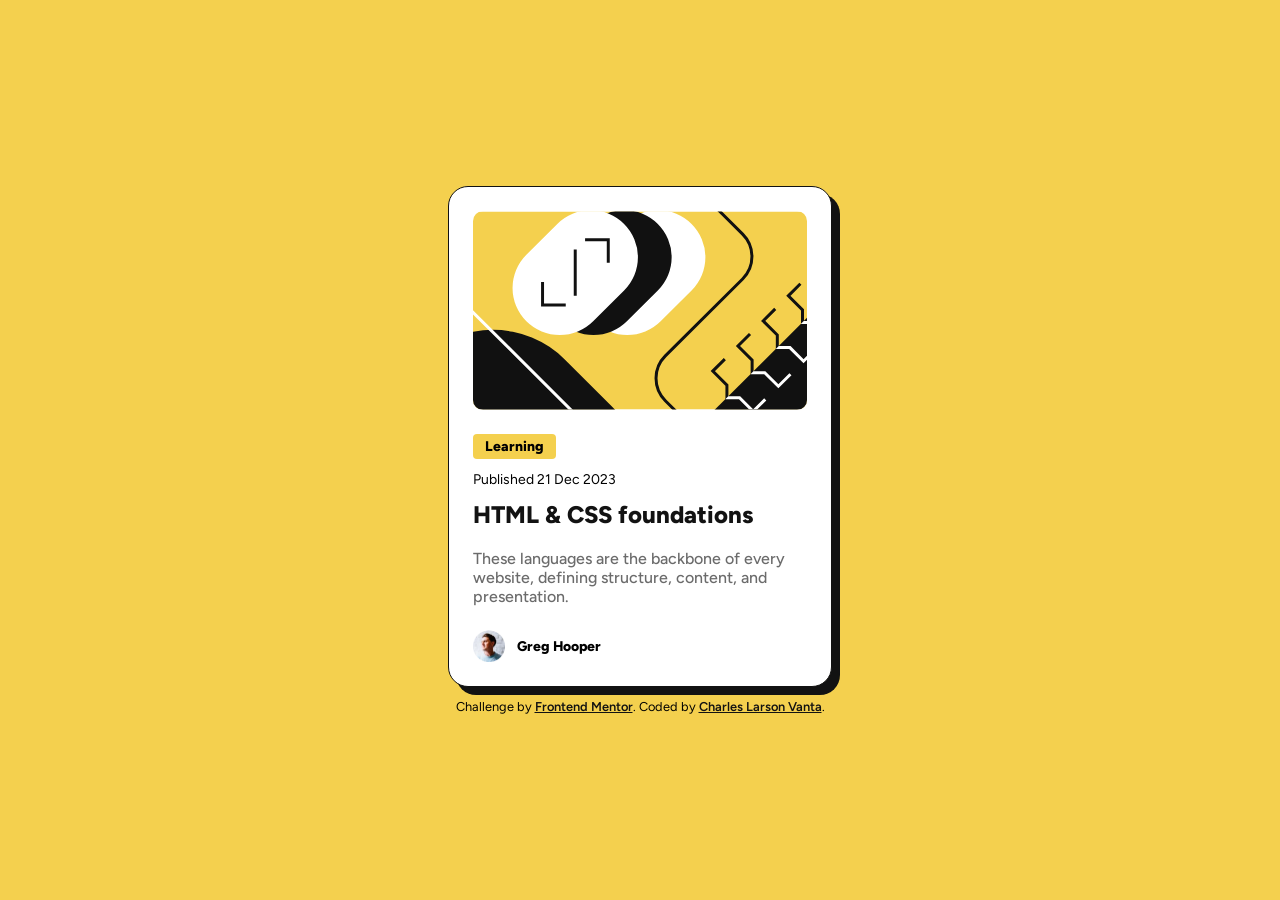
<file: blog-preview-card/index.html>
<!doctype html>
<html lang="en">
  <head>
    <meta charset="UTF-8" />
    <meta name="viewport" content="width=device-width, initial-scale=1.0" />

    <link
      rel="icon"
      type="image/png"
      sizes="32x32"
      href="Assets/favicon-32x32.png"
    />
    <link rel="stylesheet" href="styles.css" />
    <title>Frontend Mentor | Blog preview card</title>
  </head>
  <body>
    <main>
      <section class="container">
        <img
          class="blog-image"
          src="assets/illustration-article.svg"
          alt="Blog preview card illustration"
        />

        <div class="content">
          <p class="category">Learning</p>
          <p class="date">Published 21 Dec 2023</p>
          <h1 class="title">HTML & CSS foundations</h1>
          <p class="description">
            These languages are the backbone of every website, defining
            structure, content, and presentation.
          </p>
        </div>

        <div class="author">
          <img
            class="user-pic"
            src="assets/image-avatar.webp"
            alt="Greg Hooper"
          />
          <p class="author-text">Greg Hooper</p>
        </div>
      </section>
    </main>

    <footer class="attribution">
      Challenge by
      <a
        href="https://www.frontendmentor.io/challenges/blog-preview-card-ckPaj01IcS"
        target="_blank"
        >Frontend Mentor</a
      >. Coded by
      <a href="https://www.frontendmentor.io/profile/lrsnvanta" target="_blank"
        >Charles Larson Vanta</a
      >.
    </footer>
  </body>
</html>
</file>
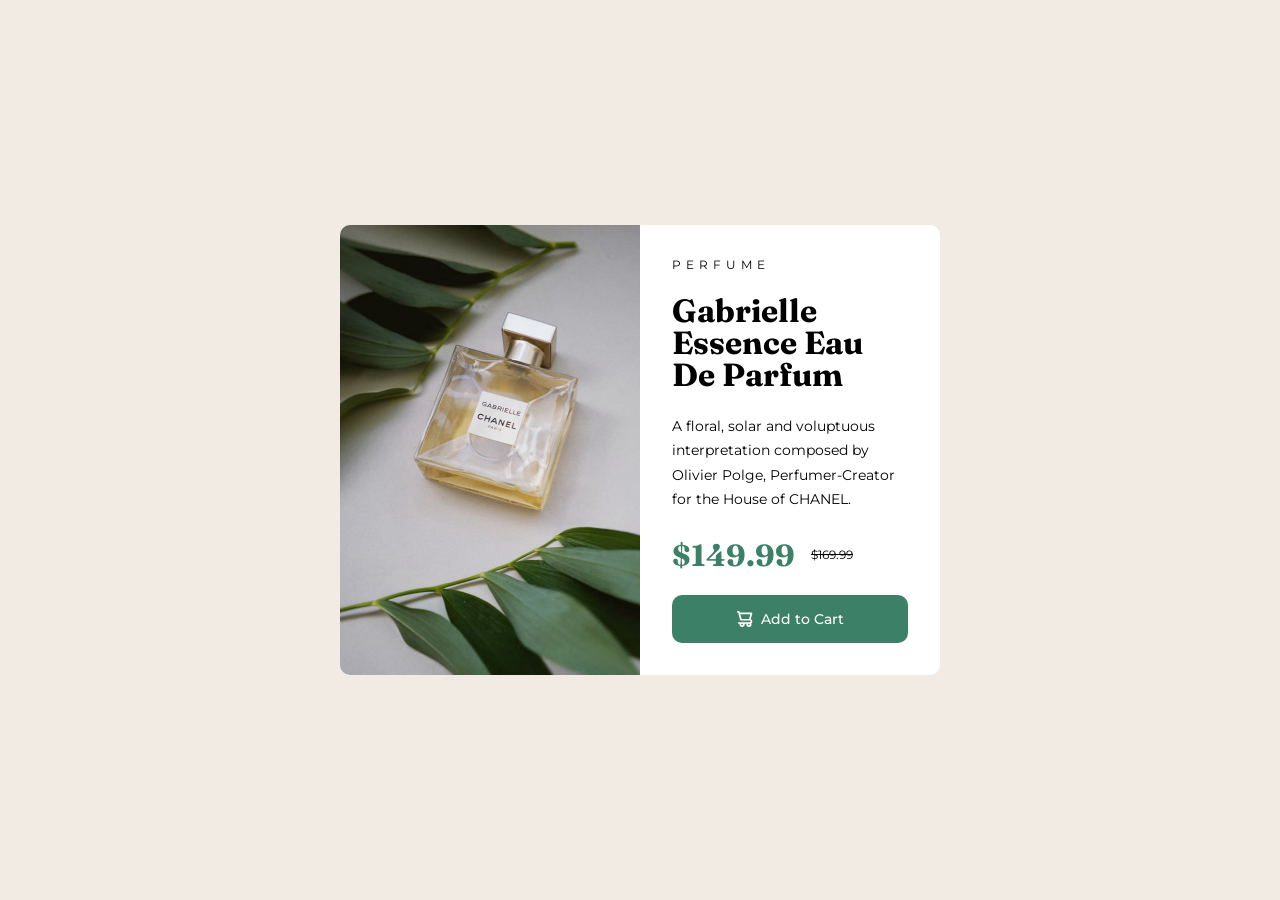
<file: product-preview-card-component/index.html>
<!DOCTYPE html>
<html lang="en">
<head>
  <meta charset="UTF-8">
  <meta name="viewport" content="width=device-width, initial-scale=1.0"> <!-- displays site properly based on user's device -->

  <link rel="icon" type="image/png" sizes="32x32" href="./assets/favicon-32x32.png">
  <link rel="stylesheet" href="styles.css">
  <title>Frontend Mentor | Product preview card component</title>
</head>
<body>

  <main>

    <img src="./assets/image-product-mobile.jpg" alt="Gabrielle Essence Eau De Parfum">
    <img src="./assets/image-product-desktop.jpg" alt="Gabrielle Essence Eau De Parfum">
    <div class="description">
      <p>Perfume</p>

      <h1>Gabrielle Essence Eau De Parfum</h1>

      <p>A floral, solar and voluptuous interpretation composed by Olivier Polge, 
      Perfumer-Creator for the House of CHANEL.</p>
      
      <div class="price">
        <p>$149.99</p>
        <p>$169.99</p>
      </div>

      <a href="#"><img class='cart' src="./assets/icon-cart.svg" alt="">Add to Cart</a>
    </div>
  </main>
  
</body>
</html>
</file>
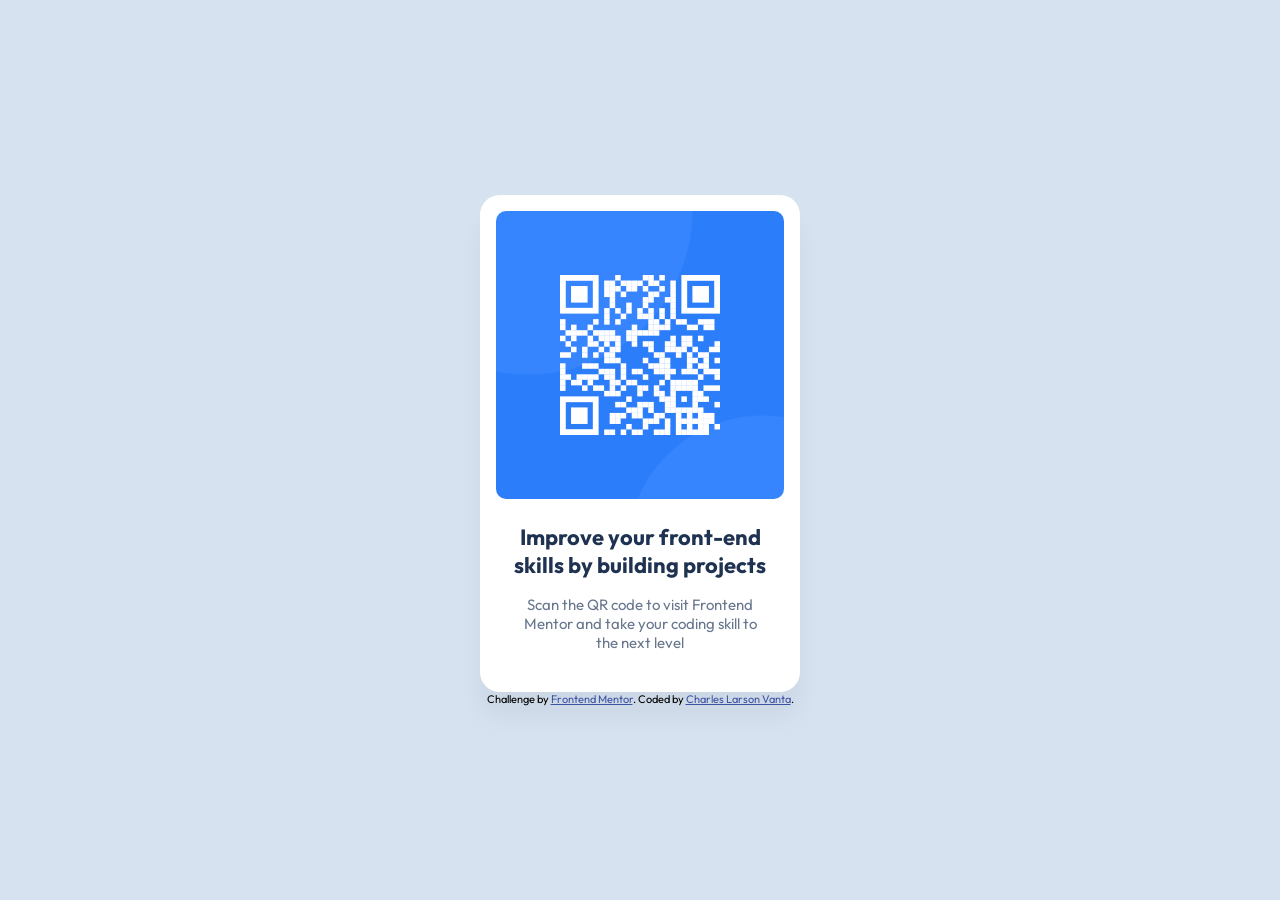
<file: qr-code-challenge/index.html>
<!doctype html>
<html lang="en">
  <head>
    <meta charset="UTF-8" />
    <meta name="viewport" content="width=device-width, initial-scale=1.0" />
    <link rel="stylesheet" href="styles.css" />
    <link rel="icon" type="image/png" href="assets/favicon-32x32.png" />
    <title>Frontend Mentor | QR code component</title>
  </head>
  <body>
    <main>
      <section class="container">
        <div class="qr-code-container">
          <img
            src="assets/image-qr-code.png"
            alt="QR code to frontendmentor.io"
          />
        </div>

        <div class="qr-code-details">
          <h1 class="title">
            Improve your front-end skills by building projects
          </h1>
          <h2 class="subtitle">
            Scan the QR code to visit Frontend Mentor and take your coding skill
            to the next level
          </h2>
        </div>
      </section>
    </main>
    <footer class="attribution">
      Challenge by
      <a
        href="https://www.frontendmentor.io/challenges/qr-code-component-iux_sIO_H"
        target="_blank"
        >Frontend Mentor</a
      >. Coded by
      <a href="https://www.frontendmentor.io/profile/lrsnvanta" target="_blank"
        >Charles Larson Vanta</a
      >.
    </footer>
  </body>
</html>
</file>
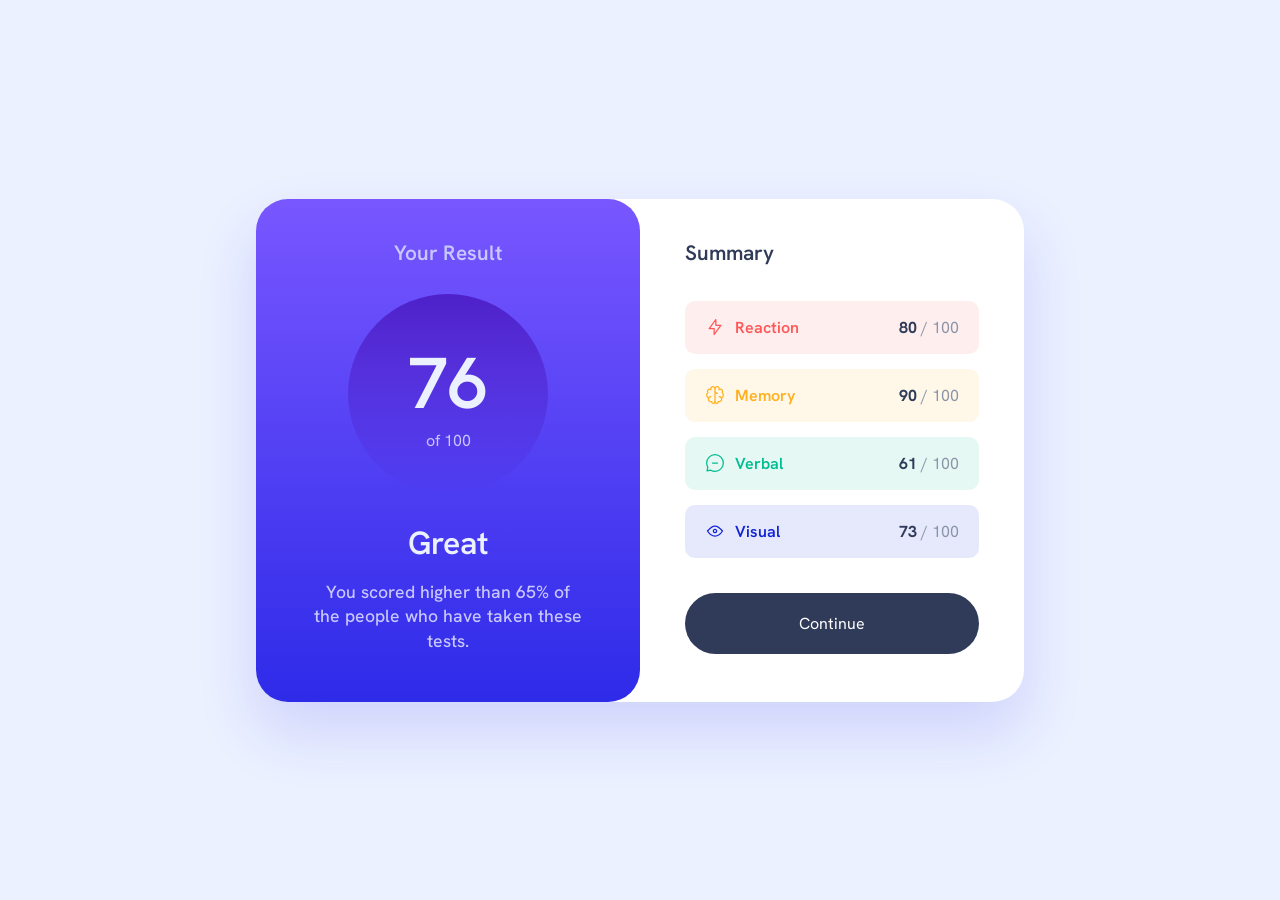
<file: results-summary-component/index.html>
<!DOCTYPE html>
<html lang="en">
<head>
    <meta charset="UTF-8">
    <meta name="viewport" content="width=device-width, initial-scale=1.0">
    <title>Results Summary Component</title>
    <link rel="stylesheet" href="styles.css">
</head>
<body>
    <main class="container">
        <div class="result">
            <p class="header-text">Your Result</p>
            <div class="score">
                <p>76</p>
                <p>of 100</p>
            </div>
            <p>Great</p>
            <p>You scored higher than 65% of the people who have taken these tests.</p>
        </div>
        <div class="summary">
            <p class="header-text">Summary</p>
            <ul>
                <li><span><img src="assets/images/icon-reaction.svg" alt="">Reaction</span> <p><b>80</b> / 100</p></li>
                <li><span><img src="assets/images/icon-memory.svg" alt="">Memory</span> <p><b>90</b> / 100</p></li>
                <li><span><img src="assets/images/icon-verbal.svg" alt="">Verbal</span> <p><b>61</b> / 100</p></li>
                <li><span><img src="assets/images/icon-visual.svg" alt="">Visual</span> <p><b>73</b> / 100</p></li>
            </ul>

            <a href="#">Continue</a>
        </div>
    </main>
</body>
</html>
</file>
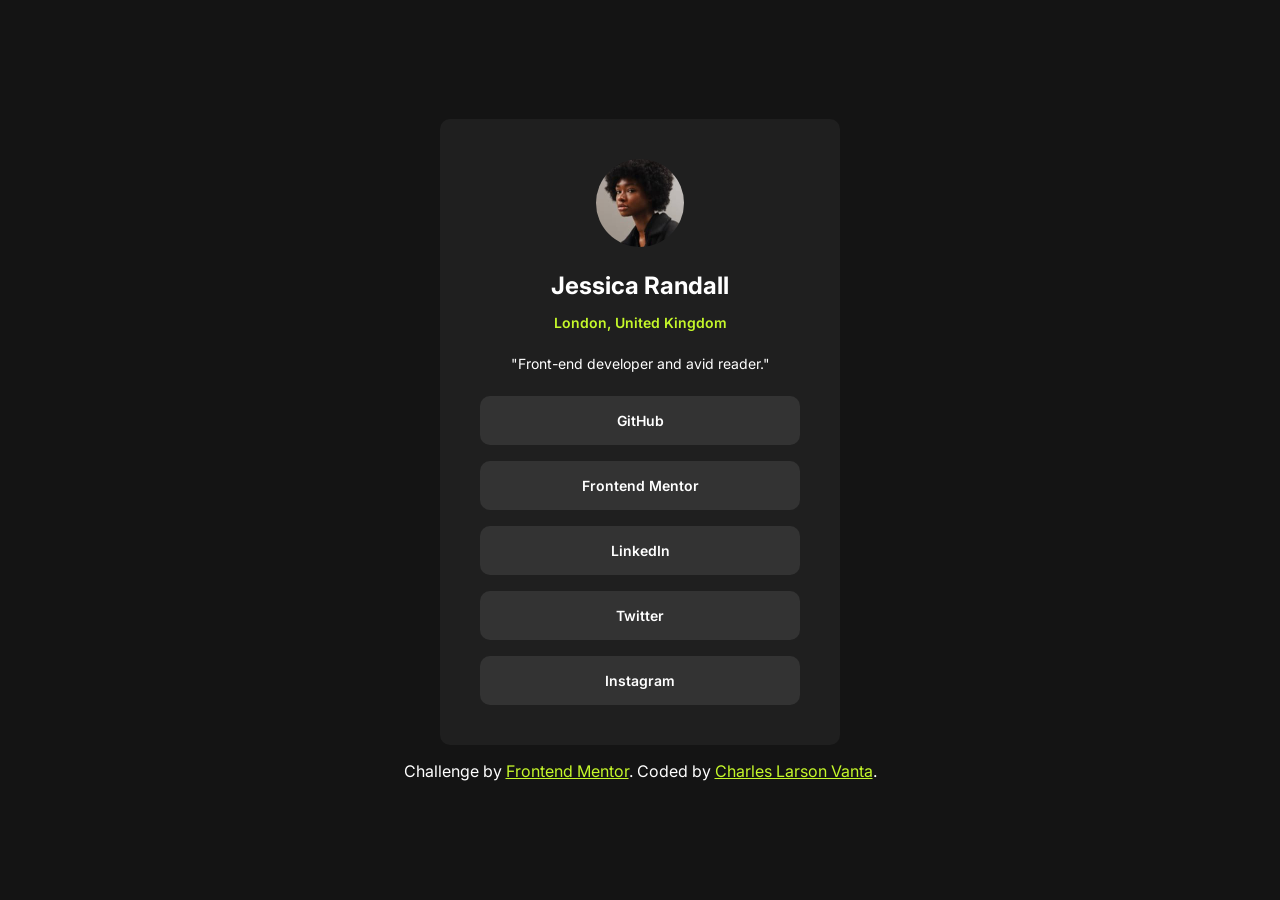
<file: social-links-profile/index.html>
<!doctype html>
<html lang="en">
  <head>
    <meta charset="UTF-8" />
    <meta name="viewport" content="width=device-width, initial-scale=1.0" />

    <link
      rel="icon"
      type="image/png"
      sizes="32x32"
      href="assets/favicon-32x32.png"
    />
    <link rel="stylesheet" href="styles.css" />
    <title>Frontend Mentor | Social links profile</title>
  </head>
  <body>
    <main>
      <section class="container">
        <div class="profile">
          <img src="assets/avatar-jessica.jpeg" alt="Jessica" />
          <div class="info">
            <h1 class="name">Jessica Randall</h1>
            <p class="location">London, United Kingdom</p>
          </div>
          <p class="bio">"Front-end developer and avid reader."</p>
        </div>

        <ul class="social-links">
          <li><a href="#">GitHub</a></li>
          <li><a href="#">Frontend Mentor</a></li>
          <li><a href="#">LinkedIn</a></li>
          <li><a href="#">Twitter</a></li>
          <li><a href="#">Instagram</a></li>
        </ul>
      </section>
    </main>

    <footer class="attribution">
      Challenge by
      <a
        href="https://www.frontendmentor.io/challenges/social-links-profile-UG32l9m6dQ"
        target="_blank"
        >Frontend Mentor</a
      >. Coded by
      <a href="https://www.frontendmentor.io/profile/lrsnvanta" target="_blank"
        >Charles Larson Vanta</a
      >.
    </footer>
  </body>
</html>
</file>
<file: blog-preview-card/styles.css>
@import url('https://fonts.googleapis.com/css2?family=Figtree:ital,wght@0,300..900;1,300..900&display=swap');

:root {
  --color-primary: hsl(47, 88%, 63%);
  --color-secondary: hsl(0, 0%, 100%);
  --color-text-main: hsl(0, 0%, 7%);
  --color-text-desc: hsl(0, 0%, 42%);
}

* {
  box-sizing: border-box;
}

h1, h2, h3, p {
  margin: 0;
}

img {
  display: block;
  max-width: 100%;
}

body {
  margin: 0;
  min-height: 100vh;
  display: flex;
  flex-direction: column;
  justify-content: center;
  align-items: center;
  gap: 0.75rem;
  background-color: var(--color-primary);
  font-family: "Figtree", sans-serif;
}

.container {
  display: flex;
  flex-direction: column;
  gap: 1.5rem;
  max-width: 24rem;
  padding: 1.5rem;
  background-color: var(--color-secondary);
  border: 1px solid var(--color-text-main);
  border-radius: 20px;
  box-shadow: 8px 8px 0 var(--color-text-main);
}

.blog-image {
  width: 100%;
  border-radius: 10px;
}

.content {
  display: flex;
  flex-direction: column;
  align-items: flex-start;
  gap: 0.75rem;
}

.category {
  font-size: 0.875rem;
  font-weight: 800;
  background-color: var(--color-primary);
  padding: 0.25rem 0.75rem;
  border-radius: 4px;
}

.date {
  font-size: 0.875rem;
  font-weight: 400;
}

.title {
  font-size: 1.5rem;
  padding-bottom: .5rem;
  font-weight: 800;
  color: var(--color-text-main);
  transition: color 0.2s ease;
}

.title:hover {
  cursor: pointer;
  color: var(--color-primary)
}

.description {
  font-size: 1rem;
  font-weight: 500;
  color: var(--color-text-desc);
}

.author {
  display: flex;
  align-items: center;
  gap: 0.75rem;
}

.user-pic {
  width: 2rem;
  height: 2rem;
}

.author-text {
  font-size: 0.875rem;
  font-weight: 800;
}

.attribution {
  font-size: .8rem;
}

.attribution a {
  font-weight: 600;
  color: var(--color-text-main);
}
</file>
<file: product-preview-card-component/styles.css>
@import url('https://fonts.googleapis.com/css2?family=Hanken+Grotesk:ital,wght@0,100..900;1,100..900&family=Montserrat:ital,wght@0,100..900;1,100..900&display=swap');
@import url('https://fonts.googleapis.com/css2?family=Fraunces:ital,opsz,wght@0,9..144,100..900;1,9..144,100..900&family=Hanken+Grotesk:ital,wght@0,100..900;1,100..900&family=Montserrat:ital,wght@0,100..900;1,100..900&display=swap');

:root {
    --primary-green-500: hsl(158, 36%, 37%);
    --primary-green-700: hsl(158, 42%, 18%);
    --neutral-black: hsl(212, 21%, 14%);
    --neutral-grey: hsl(228, 12%, 48%);
    --neutral-cream: hsl(30, 38%, 92%);
    --neutral-white: hsl(0, 0%, 100%);
}

*, *::before, *::after {
    box-sizing: border-box;
}

* {
    margin: 0;
    padding: 0;
}

body {
    background-color: var(--neutral-cream);
    display: grid;
    justify-content: center;
    align-items: center;
    min-height: 100dvh;
}

main {
    background-color: var(--neutral-white);
    max-width: 400px;
    min-width: 315px;
    margin: 1rem;
    border-radius: 10px;
}

main > :first-child {
    width: 100%;
    border-radius: 10px 10px 0 0;
    object-fit: cover;
}

main img:nth-child(2) {
    display: none;
}

h1 {
    font-family: Fraunces, Arial, sans-serif;
    line-height: 1;
}

.description {
    display: grid;
    gap: 1.2rem;
    padding: 2rem;
}
/* PERFUME */
.description > :first-child {
    font-family: Montserrat, Arial, sans-serif;
    text-transform: uppercase;
    font-size: 0.75rem;
    letter-spacing: 5px;
}
/* Sentence */
.description p:nth-of-type(2) {
    font-family: Montserrat, Arial, sans-serif;
    font-size: .9rem;
    line-height: 1.7;
}

.price {
    display: flex;
    align-items: center;
    gap: 1rem;
}
/* $149.99 */
.price p:first-of-type {
    font-family: Fraunces, Arial, sans-serif;
    font-size: 1.9rem;
    font-weight: 700;
    color: var(--primary-green-500);   
}
/* orignial price */
.price p:last-of-type {
    /* align-self: center; */
    font-family: Montserrat, Arial, sans-serif;
    font-size: 0.75rem;
    text-decoration: line-through;
}

a {
    display: flex;
    align-items: center;
    justify-content: center;
    gap: 8px;
    padding: 13px;
    background-color: var(--primary-green-500);
    text-decoration: none;
    color: #fff;
    font-family: Montserrat, Arial, sans-serif;
    font-weight: 500;
    font-size: 0.875rem;
    text-align: center;
    border-radius: 10px; 
}

a:active {
    background-color: var(--primary-green-700);
}

.cart {
    width: 16px;
    height: 16px;
}

@media screen and (min-width: 961px){
    main {
        display: grid;
        min-width: 600px;
        grid-template-columns: 1fr 1fr;
    }

    main > img:first-child {
        display: none;
    }

    main > img:nth-child(2) {
        display: block;
        width: 100%;
        height: 100%;
        object-fit: cover;
        border-radius: 10px 0 0 10px;
    }
}
</file>
<file: qr-code-challenge/styles.css>
@import url("https://fonts.googleapis.com/css2?family=Outfit:wght@100..900&family=Roboto:ital,wght@0,100..900;1,100..900&display=swap");

* {
  box-sizing: border-box;
}

body,
html {
  margin: 0;
  padding: 0;
}

body {
  display: flex;
  flex-direction: column;
  justify-content: center;
  align-items: center;
  min-height: 100vh;
  background-color: hsl(212, 45%, 89%);
}

.container {
  display: flex;
  flex-direction: column;
  gap: 1.5rem;
  max-width: 20rem;
  background-color: hsl(0, 0%, 100%);
  padding: 1rem 1rem 2.5rem;
  border-radius: 20px;
  box-shadow: 0 25px 25px rgba(0, 0, 0, 0.0477);
}

img {
  display: block;
  width: 100%;
  border-radius: 10px;
}

.qr-code-details {
  display: flex;
  flex-direction: column;
  gap: 1rem;
  padding: 0 1rem;
}

h1,
h2 {
  text-align: center;
  font-family: "Outfit", sans-serif;
  margin: 0;
}

.title {
  color: hsl(218, 44%, 22%);
  font-size: 1.375rem;
  font-weight: 700;
}

.subtitle {
  color: hsl(216, 15%, 48%);
  font-size: 0.9375rem;
  font-weight: 400;
}

.attribution {
  font-size: 0.6875rem;
  text-align: center;
  font-family: "Outfit", sans-serif;
}

.attribution a {
  color: hsl(228, 45%, 44%);
}
</file>
<file: results-summary-component/styles.css>
@import url('https://fonts.googleapis.com/css2?family=Hanken+Grotesk:ital,wght@0,100..900;1,100..900&display=swap');

*, *::before, *::after {
    box-sizing: border-box;
}

* {
    margin: 0;
    padding: 0;
}

body {
    font-family: 'Hanken Grotesk', Arial, sans-serif;
    background: hsl(221, 100%, 96%);
    display: flex;
    justify-content: center;
    align-items: center;
    min-height: 100dvh;
}

.container {
    background-color: hsl(0, 0%, 100%);
    display: flex;
    align-items: stretch;
    width: 100%;
    max-width: 768px;
    box-shadow: 0 30px 60px hsla(241, 81%, 54%, 0.15);
}

.container, .result {
    border-radius: 32px;
}

.result {
    width: 50%;
    background-image: linear-gradient(hsl(252, 100%, 67%), hsl(241, 81%, 54%));
    text-align: center;
    padding: 2.5rem 3.5rem 3rem;
    display: flex;
    flex-direction: column;
    align-items: center;
    gap: 16px;
}

.header-text {
    font-size: 1.3rem;
    font-weight: 600;
}

/* Score circle */
.score {
    background-image: linear-gradient(hsla(256, 72%, 46%, 1), hsla(241, 72%, 46%, 0));
    border-radius: 50%;
    width: 200px;
    height: 200px;
    padding: 1.5rem;
    margin: 12px 0;
    display: flex;
    justify-content: center;
    align-items: center;
    flex-direction: column;
}

/* font colors - Result */
.result > p:first-child, 
.score > p:nth-child(2),
.result > p:last-child {
    color: hsl(241, 100%, 89%);
}

.score > :first-child, 
.result > p:nth-of-type(2) {
    color: hsl(221, 100%, 96%);
}

/* 76 */
.score > :first-child {
    font-size: 4.5rem;
    font-weight: 600;
}

/* Great */
.result > p:nth-of-type(2) {
    font-size: 2rem;
    font-weight: 600;
}

.result > p:last-child {
    font-size: 1.1rem;
    font-weight: 500;
    line-height: 1.4;
}

.summary {
    padding: 2.5rem 2.8rem 3rem;
    display: flex;
    flex-direction: column;
    gap: 35px;
    flex: 1;
}

.summary > p {
    color: hsl(224, 30%, 27%);
}

ul {
    list-style: none;
    display: flex;
    flex-direction: column;
    
    gap: 15px;
}

li {
    width: 100%;
    border-radius: 10px;
    display: flex;
    justify-content: space-between;
    align-items: center;
    padding: 1rem 1.25rem;
    
}

span {
    display: flex;
    align-items: center;
    gap: 10px;
    font-weight: 600;
}

li:first-of-type {
    background-color: hsla(0, 100%, 67%, 10%);
}

li:nth-of-type(2) {
    background-color: hsla(39, 100%, 56%, 10%);
}

li:nth-of-type(3) {
    background-color: hsla(166, 100%, 37%, 10%);
}

li:nth-of-type(4) {
    background-color: hsl(234, 85%, 45%, 10%);
}

li:nth-child(1) span {
    color: hsl(0, 100%, 67%);
}

li:nth-child(2) span {
    color: hsl(39, 100%, 56%);
}

li:nth-child(3) span {
    color: hsl(166, 100%, 37%);
}

li:nth-child(4) span {
    color: hsl(234, 85%, 45%);
}

/* Continue button */
a {
    text-decoration: none;
    color: hsl(0, 0%, 100%);
    padding: 1.25rem 0;
    border-radius: 32px;
    background-color: hsl(224, 30%, 27%);
    outline: none;
    text-align: center;
    width: 100%;
}

a:active {
    background-image: linear-gradient(hsl(252, 100%, 67%), hsl(241, 81%, 54%));
}

li b {
    color: hsl(224, 30%, 27%);
}

li p {
    color: hsl(220, 15%, 60%);
}



@media screen and (max-width: 600px) {
   .container {
    flex-direction: column;
    border-radius: 0;
   }
    
   .result {
    width: 100%;
    border-radius: 0 0 32px 32px;
   }
}
</file>
<file: social-links-profile/styles.css>
@import url("https://fonts.googleapis.com/css2?family=Inter:ital,opsz,wght@0,14..32,100..900;1,14..32,100..900&display=swap");

:root {
  --color-background: hsl(0, 0%, 8%);
  --color-card: hsl(0, 0%, 12%);
  --color-links: hsl(0, 0%, 20%);
  --color-text: hsl(0, 0%, 100%);
  --color-location: hsl(75, 94%, 57%);
}

*,
*::before,
*::after {
  box-sizing: border-box;
}

body,
h1, 
p,
ul,
li {
  margin: 0;
  padding: 0;
}

ul {
  list-style: none;
}

img {
  border-radius: 50%;
  width: 5.5rem;
  height: auto;
}

body {
  min-height: 100vh;
  display: flex;
  justify-content: center;
  align-items: center;
  flex-direction: column;
  gap: 1rem;
  font-family: 'Inter', sans-serif;
  background-color: var(--color-background);
}

.container {
  display: grid;
  gap: 1.5rem;
  padding: 2.5rem;
  width: 25rem;
  background-color: var(--color-card);
  border-radius: 10px;
}

.profile {
  display: grid;
  place-items: center;
  gap: 1.5rem;
}

.info {
  display: grid;
  place-items: center;
  gap: .875rem;
}

.location {
  color: var(--color-location);
  font-size: 0.875rem;
  font-weight: 600;
}

.name, .bio, .social-links a {
  color: var(--color-text);
}

.name {
  font-size: 1.5rem;
  font-weight: 700;
}

.bio {
  font-size: .875rem;
  font-weight: 400;
}

.social-links {
  display: grid;
  text-align: center;
  gap: 1rem;
}

.social-links a {
  display: block;
  padding: 1rem;
  background-color: var(--color-links);
  text-decoration: none;
  font-size: .875rem;
  font-weight: 600;
  border-radius: 10px;
}

.social-links a:hover {
  background-color: var(--color-location);
  color: hsl(0, 0%, 0%);
  border-radius: 10px;
}

.attribution {
  color: var(--color-text)
}

.attribution a {
  color: var(--color-location)
}
</file>
